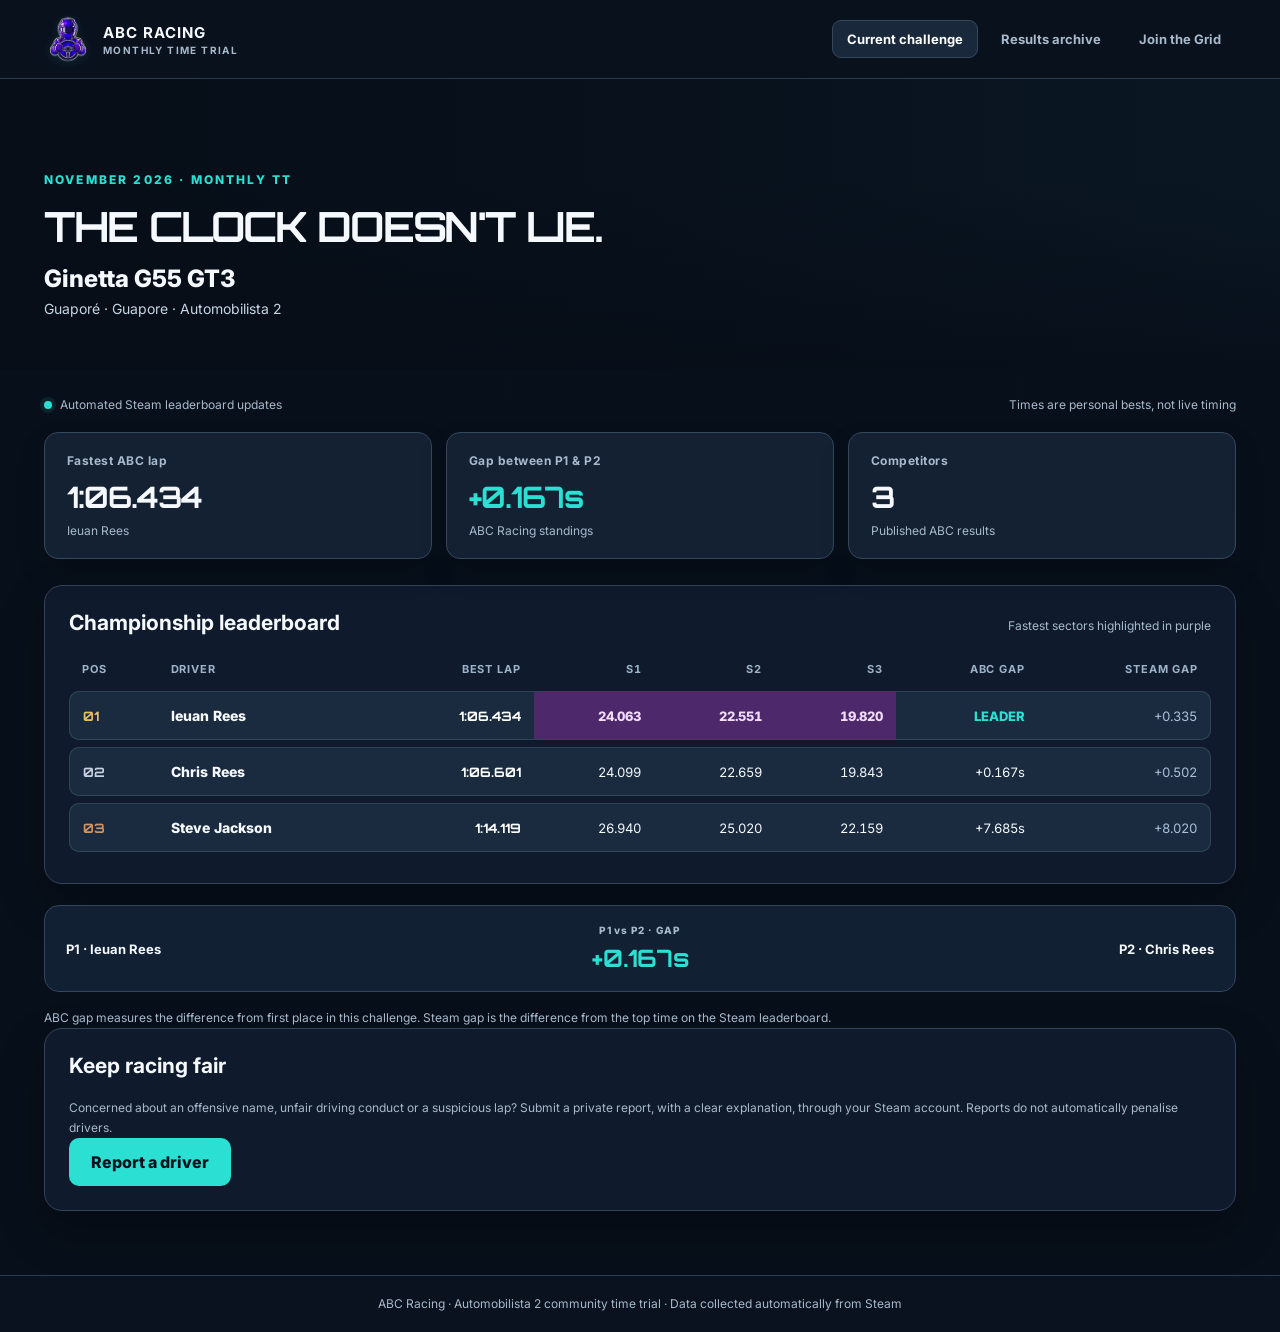
<file: index.html>
<!doctype html>
<html lang="en">
<head>
  <meta charset="utf-8">
  <meta name="viewport" content="width=device-width, initial-scale=1">
  <meta name="theme-color" content="#09121e">
  <title>ABC Racing | Monthly Time Trial</title>
  <link rel="preconnect" href="https://fonts.googleapis.com">
  <link rel="preconnect" href="https://fonts.gstatic.com" crossorigin>
  <link href="https://fonts.googleapis.com/css2?family=Inter:wght@400;500;600;700;800&family=Orbitron:wght@500;700;800&display=swap" rel="stylesheet">
  <link rel="icon" type="image/png" href="assets/abc-racing-driver.png">
  <link rel="stylesheet" href="site.css">
  <script defer src="site.js"></script>
</head>
<body data-page="current">
  <a class="skip-link" href="#main">Skip to results</a>
  <nav class="site-nav" aria-label="Main navigation">
    <div class="nav-inner">
      <a class="brand" href="index.html" aria-label="ABC Racing home"><img class="brand-mark" src="assets/abc-racing-driver.png" width="48" height="48" alt="" aria-hidden="true"><span class="brand-name"><strong>ABC RACING</strong><small>MONTHLY TIME TRIAL</small></span></a>
      <div class="nav-links"><a class="nav-link" aria-current="page" href="index.html">Current challenge</a><a class="nav-link" href="archive.html">Results archive</a><a class="nav-link" href="join.html">Join the Grid</a></div>
    </div>
  </nav>
  <header class="page-hero">
    <div class="hero-content">
      <span class="eyebrow" id="challenge-month">MONTHLY TIME TRIAL</span>
      <h1>THE CLOCK DOESN'T LIE.</h1>
      <p class="hero-challenge" id="challenge-car">Loading challenge…</p>
      <p class="hero-meta" id="challenge-track">Automobilista 2 · ABC Racing</p>
    </div>
  </header>
  <main class="page-main" id="main">
    <div class="content">
      <div class="status-bar"><span class="status-group"><span class="status-dot" aria-hidden="true"></span>Automated Steam leaderboard updates</span><span>Times are personal bests, not live timing</span></div>
      <p class="error-message" id="error-message" role="alert"></p>
      <section class="stats" aria-label="Challenge statistics">
        <div class="stat"><span class="stat-label">Fastest ABC lap</span><div class="stat-value" id="leader-lap">—</div><p class="stat-note" id="leader-name">Waiting for results</p></div>
        <div class="stat"><span class="stat-label">Gap between P1 &amp; P2</span><div class="stat-value accent" id="first-gap">—</div><p class="stat-note">ABC Racing standings</p></div>
        <div class="stat"><span class="stat-label">Competitors</span><div class="stat-value" id="driver-count">—</div><p class="stat-note">Published ABC results</p></div>
      </section>
      <section class="panel" aria-labelledby="results-heading">
        <div class="panel-heading"><h2 id="results-heading">Championship leaderboard</h2><small>Fastest sectors highlighted in purple</small></div>
        <div id="desktop-standings" class="desktop-table-wrap" aria-label="Detailed leaderboard table"></div>
        <div id="mobile-standings" class="mobile-leaderboard" aria-label="Tap a driver to view sectors"></div>
        <p class="legend" id="pb-note" hidden>* This driver set their personal best outside the current Monthly TT.</p>
      </section>
      <section id="battle-panel" class="battle" aria-label="Battle for first place" hidden>
        <div class="battle-driver" id="battle-first"></div>
        <div><div class="battle-label">P1 vs P2 · GAP</div><div class="battle-gap" id="battle-gap"></div></div>
        <div class="battle-driver" id="battle-second"></div>
      </section>
      <p class="legend">ABC gap measures the difference from first place in this challenge. Steam gap is the difference from the top time on the Steam leaderboard.</p>
      <section class="panel community-safety" aria-labelledby="community-safety-heading">
        <div class="panel-heading"><h2 id="community-safety-heading">Keep racing fair</h2></div>
        <p class="legend">Concerned about an offensive name, unfair driving conduct or a suspicious lap? Submit a private report, with a clear explanation, through your Steam account. Reports do not automatically penalise drivers.</p>
        <a class="join-button" href="https://abc-monthly-tt-registration.reesyboy4.workers.dev/report">Report a driver</a>
      </section>
    </div>
  </main>
  <footer class="site-footer">ABC Racing · Automobilista 2 community time trial · Data collected automatically from Steam</footer>
</body>
</html>
</file>
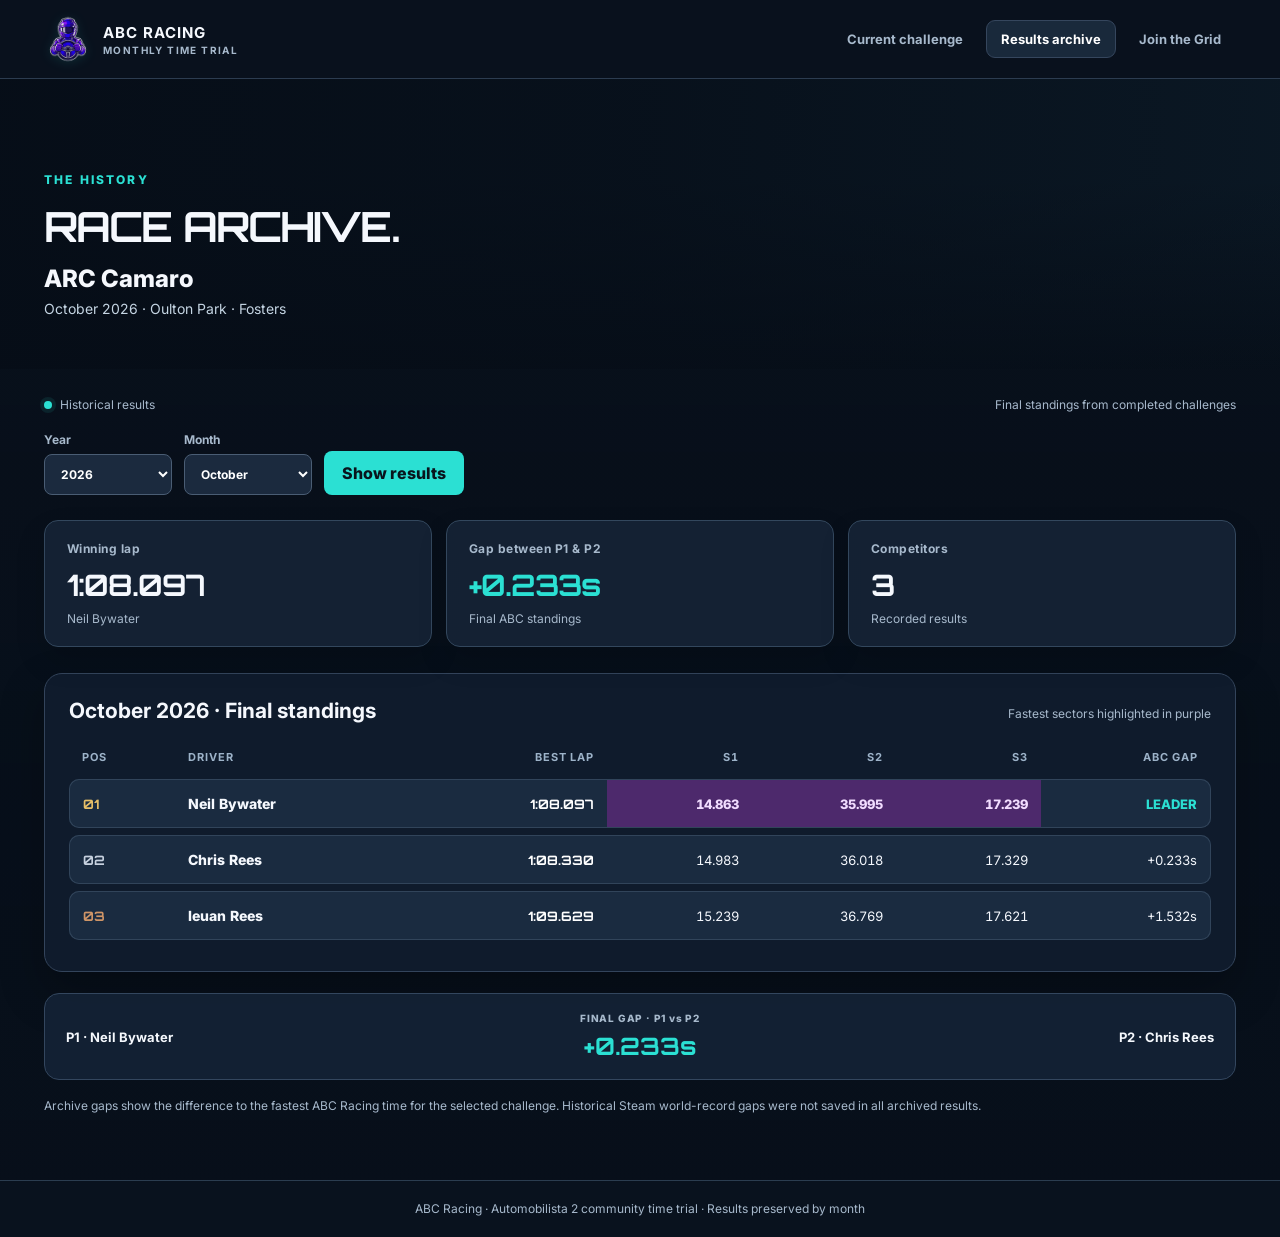
<file: archive.html>
<!doctype html>
<html lang="en">
<head>
  <meta charset="utf-8">
  <meta name="viewport" content="width=device-width, initial-scale=1">
  <meta name="theme-color" content="#09121e">
  <title>ABC Racing | Results Archive</title>
  <link rel="preconnect" href="https://fonts.googleapis.com">
  <link rel="preconnect" href="https://fonts.gstatic.com" crossorigin>
  <link href="https://fonts.googleapis.com/css2?family=Inter:wght@400;500;600;700;800&family=Orbitron:wght@500;700;800&display=swap" rel="stylesheet">
  <link rel="icon" type="image/png" href="assets/abc-racing-driver.png">
  <link rel="stylesheet" href="site.css">
  <script defer src="site.js"></script>
</head>
<body data-page="archive">
  <a class="skip-link" href="#main">Skip to results</a>
  <nav class="site-nav" aria-label="Main navigation">
    <div class="nav-inner">
      <a class="brand" href="index.html" aria-label="ABC Racing home"><img class="brand-mark" src="assets/abc-racing-driver.png" width="48" height="48" alt="" aria-hidden="true"><span class="brand-name"><strong>ABC RACING</strong><small>MONTHLY TIME TRIAL</small></span></a>
      <div class="nav-links"><a class="nav-link" href="index.html">Current challenge</a><a class="nav-link" aria-current="page" href="archive.html">Results archive</a><a class="nav-link" href="join.html">Join the Grid</a></div>
    </div>
  </nav>
  <header class="page-hero">
    <div class="hero-content"><span class="eyebrow">THE HISTORY</span><h1>RACE ARCHIVE.</h1><p class="hero-challenge" id="challenge-car">Past challenges. Final results.</p><p class="hero-meta" id="challenge-track">Select a month to revisit the competition.</p></div>
  </header>
  <main class="page-main" id="main">
    <div class="content">
      <div class="status-bar"><span class="status-group"><span class="status-dot" aria-hidden="true"></span>Historical results</span><span>Final standings from completed challenges</span></div>
      <form class="archive-controls" id="archive-form">
        <label>Year<select id="yearSelect" aria-label="Archive year"></select></label>
        <label>Month<select id="monthSelect" aria-label="Archive month"></select></label>
        <button class="action-button" type="submit">Show results</button>
      </form>
      <p class="error-message" id="error-message" role="alert"></p>
      <section class="stats" aria-label="Archive statistics">
        <div class="stat"><span class="stat-label">Winning lap</span><div class="stat-value" id="leader-lap">—</div><p class="stat-note" id="leader-name">Choose a challenge</p></div>
        <div class="stat"><span class="stat-label">Gap between P1 &amp; P2</span><div class="stat-value accent" id="first-gap">—</div><p class="stat-note">Final ABC standings</p></div>
        <div class="stat"><span class="stat-label">Competitors</span><div class="stat-value" id="driver-count">—</div><p class="stat-note">Recorded results</p></div>
      </section>
      <section class="panel" aria-labelledby="results-heading">
        <div class="panel-heading"><h2 id="results-heading">Archived leaderboard</h2><small>Fastest sectors highlighted in purple</small></div>
        <div id="desktop-standings" class="desktop-table-wrap" aria-label="Archived detailed leaderboard table"></div>
        <div id="mobile-standings" class="mobile-leaderboard" aria-label="Tap a driver to view sectors"></div>
        <p class="legend" id="pb-note" hidden>* This driver set their personal best outside the selected Monthly TT.</p>
      </section>
      <section id="battle-panel" class="battle" aria-label="Final battle for first place" hidden>
        <div class="battle-driver" id="battle-first"></div>
        <div><div class="battle-label">FINAL GAP · P1 vs P2</div><div class="battle-gap" id="battle-gap"></div></div>
        <div class="battle-driver" id="battle-second"></div>
      </section>
      <p class="legend">Archive gaps show the difference to the fastest ABC Racing time for the selected challenge. Historical Steam world-record gaps were not saved in all archived results.</p>
    </div>
  </main>
  <footer class="site-footer">ABC Racing · Automobilista 2 community time trial · Results preserved by month</footer>
</body>
</html>
</file>
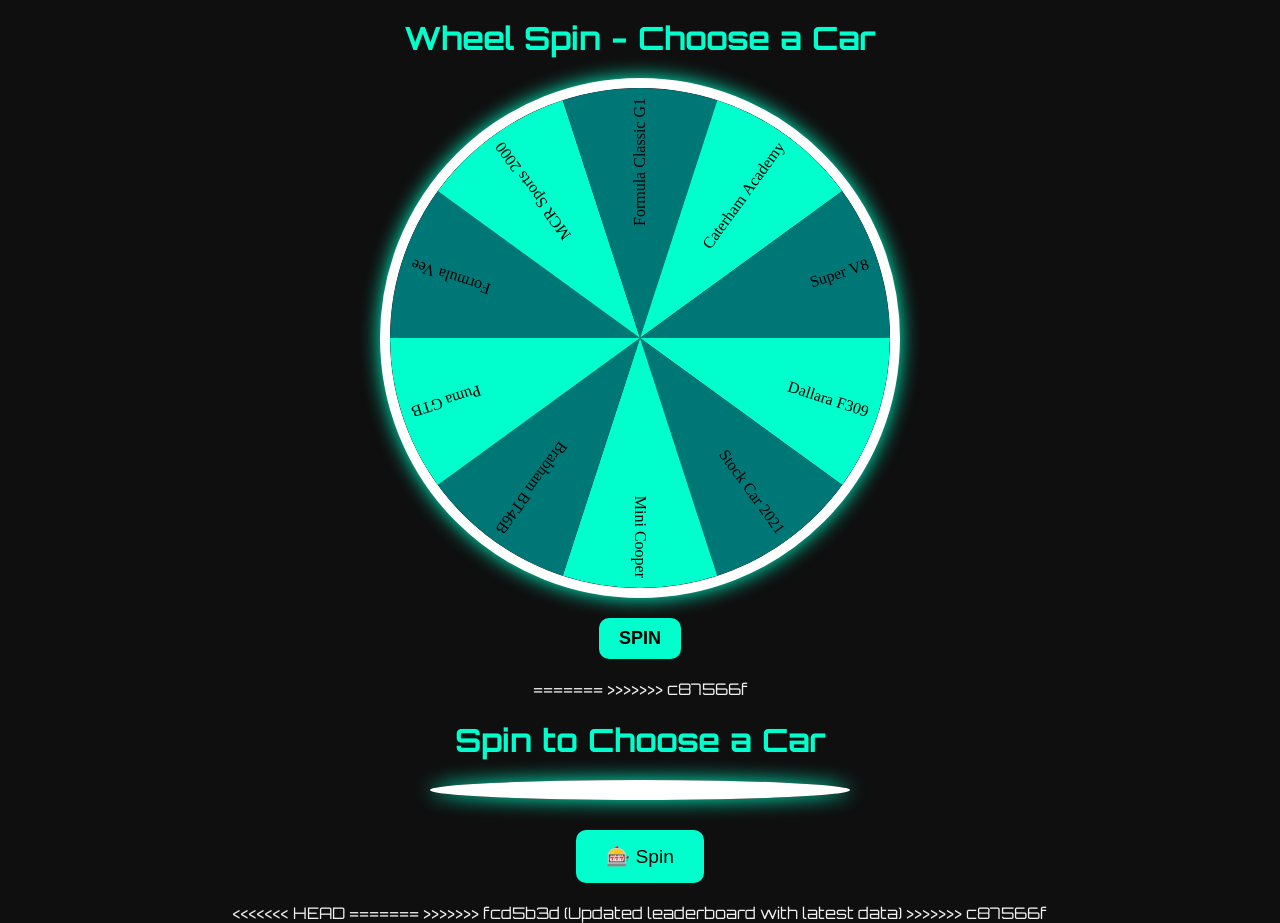
<file: car-wheel.html>
<<<<<<< HEAD
=======
<<<<<<< HEAD
<!DOCTYPE html>
<html lang="en">
<head>
  <meta charset="UTF-8">
  <title>Wheel Spin - Choose a Car</title>
  <link href="https://fonts.googleapis.com/css2?family=Orbitron:wght@500&display=swap" rel="stylesheet">
  <style>
    body {
      background-color: #0f0f0f;
      font-family: 'Orbitron', sans-serif;
      color: #f0f0f0;
      display: flex;
      flex-direction: column;
      align-items: center;
      justify-content: center;
      height: 100vh;
      margin: 0;
    }

    h1 {
      color: #00ffcc;
      margin-bottom: 20px;
    }

    #wheelCanvas {
      border: 10px solid #fff;
      border-radius: 50%;
      background-color: #111;
      box-shadow: 0 0 20px #00ffcc;
    }

    #spinButton {
      margin-top: 20px;
      padding: 10px 20px;
      font-size: 18px;
      background-color: #00ffcc;
      color: #000;
      border: none;
      border-radius: 10px;
      cursor: pointer;
      font-weight: bold;
    }

    #result {
      margin-top: 20px;
      font-size: 24px;
      color: #00ffcc;
    }
  </style>
</head>
<body>
  <h1>Wheel Spin - Choose a Car</h1>
  <canvas id="wheelCanvas" width="500" height="500"></canvas>
  <button id="spinButton">SPIN</button>
  <div id="result"></div>

  <script>
    const cars = [
      "Dallara F309", "Stock Car 2021", "Mini Cooper", "Brabham BT46B", "Puma GTB", 
      "Formula Vee", "MCR Sports 2000", "Formula Classic G1", "Caterham Academy", "Super V8"
    ];

    const canvas = document.getElementById('wheelCanvas');
    const ctx = canvas.getContext('2d');
    const spinButton = document.getElementById('spinButton');
    const resultDiv = document.getElementById('result');

    const radius = canvas.width / 2;
    const centerX = canvas.width / 2;
    const centerY = canvas.height / 2;
    const sliceAngle = (2 * Math.PI) / cars.length;
    let rotation = 0;
    let spinning = false;

    function drawWheel() {
      for (let i = 0; i < cars.length; i++) {
        const angle = i * sliceAngle + rotation;
        ctx.beginPath();
        ctx.moveTo(centerX, centerY);
        ctx.arc(centerX, centerY, radius, angle, angle + sliceAngle);
        ctx.fillStyle = i % 2 === 0 ? '#00ffcc' : '#007777';
        ctx.fill();
        ctx.save();
        ctx.translate(centerX, centerY);
        ctx.rotate(angle + sliceAngle / 2);
        ctx.textAlign = "right";
        ctx.fillStyle = '#000';
        ctx.font = "16px Orbitron";
        ctx.fillText(cars[i], radius - 10, 5);
        ctx.restore();
      }
    }

    function spinWheel() {
      if (spinning) return;
      spinning = true;
      resultDiv.textContent = '';
      let spinTime = 0;
      let spinDuration = Math.random() * 2000 + 3000;
      const startRotation = rotation;
      const finalRotation = startRotation + (Math.random() * 10 + 10) * Math.PI;

      function animateSpin(timestamp) {
        if (spinTime === 0) spinTime = timestamp;
        const progress = timestamp - spinTime;

        if (progress < spinDuration) {
          rotation = startRotation + easeOutCubic(progress / spinDuration) * (finalRotation - startRotation);
          ctx.clearRect(0, 0, canvas.width, canvas.height);
          drawWheel();
          requestAnimationFrame(animateSpin);
        } else {
          spinning = false;
          rotation = finalRotation % (2 * Math.PI);
          ctx.clearRect(0, 0, canvas.width, canvas.height);
          drawWheel();
          const selectedIndex = Math.floor((cars.length - (rotation / sliceAngle)) % cars.length);
          resultDiv.textContent = `You got: ${cars[selectedIndex]}`;
        }
      }

      requestAnimationFrame(animateSpin);
    }

    function easeOutCubic(t) {
      return (--t) * t * t + 1;
    }

    drawWheel();
    spinButton.addEventListener('click', spinWheel);
  </script>
</body>
</html>
=======
>>>>>>> c87566f
<!DOCTYPE html>
<html lang="en">
<head>
  <meta charset="UTF-8">
  <title>Wheel Spin - Choose a Car</title>
  <link href="https://fonts.googleapis.com/css2?family=Orbitron:wght@500&display=swap" rel="stylesheet">
  <style>
    body {
      background-color: #0f0f0f;
      font-family: 'Orbitron', sans-serif;
      color: #f0f0f0;
      display: flex;
      flex-direction: column;
      align-items: center;
      justify-content: center;
      height: 100vh;
      margin: 0;
    }

    h1 {
      color: #00ffcc;
      margin-bottom: 20px;
    }

    #wheel {
      width: 400px;
      height: 400px;
      border-radius: 50%;
      border: 10px solid #fff;
      position: relative;
      overflow: hidden;
      box-shadow: 0 0 20px #00ffcc;
    }

    .segment {
      position: absolute;
      width: 50%;
      height: 50%;
      transform-origin: 100% 100%;
      background: #222;
      color: white;
      text-align: right;
      padding: 10px;
      font-size: 14px;
    }

    #spin-btn {
      margin-top: 30px;
      padding: 15px 30px;
      font-size: 1.2em;
      background-color: #00ffcc;
      color: #000;
      border: none;
      border-radius: 10px;
      cursor: pointer;
      transition: background-color 0.2s ease;
    }

    #spin-btn:hover {
      background-color: #00ddaa;
    }

    #arrow {
      width: 0;
      height: 0;
      border-left: 20px solid transparent;
      border-right: 20px solid transparent;
      border-bottom: 30px solid red;
      position: absolute;
      top: -30px;
      left: 50%;
      transform: translateX(-50%);
    }

    #result {
      margin-top: 20px;
      font-size: 1.5em;
      color: gold;
    }
  </style>
</head>
<body>

  <h1>Spin to Choose a Car</h1>

  <div id="arrow"></div>
  <div id="wheel"></div>
  <button id="spin-btn">🎰 Spin</button>
  <div id="result"></div>

  <script>
    const cars = [
      "Ferrari 488 GT3",
      "Porsche 911 RSR",
      "BMW M4 GT4",
      "Mazda MX-5 Cup",
      "Mercedes-AMG GT3",
      "Lamborghini Huracán ST",
      "Audi R8 LMS",
      "Caterham 620R"
    ];

    const wheel = document.getElementById("wheel");
    const result = document.getElementById("result");

    const segmentAngle = 360 / cars.length;

    cars.forEach((car, i) => {
      const seg = document.createElement("div");
      seg.className = "segment";
      seg.style.transform = `rotate(${i * segmentAngle}deg) skewY(${90 - segmentAngle}deg)`;
      seg.style.backgroundColor = i % 2 === 0 ? "#333" : "#444";
      seg.innerText = car;
      wheel.appendChild(seg);
    });

    let spinning = false;

    document.getElementById("spin-btn").addEventListener("click", () => {
      if (spinning) return;
      spinning = true;

      const spinDegrees = 360 * 5 + Math.floor(Math.random() * 360);
      wheel.style.transition = "transform 4s ease-out";
      wheel.style.transform = `rotate(${spinDegrees}deg)`;

      setTimeout(() => {
        const finalDeg = spinDegrees % 360;
        const selectedIndex = Math.floor((360 - finalDeg) / segmentAngle) % cars.length;
        result.innerText = `Selected: ${cars[selectedIndex]}`;
        spinning = false;
      }, 4000);
    });
  </script>
</body>
</html>
<<<<<<< HEAD
=======
>>>>>>> fcd5b3d (Updated leaderboard with latest data)
>>>>>>> c87566f
</file>
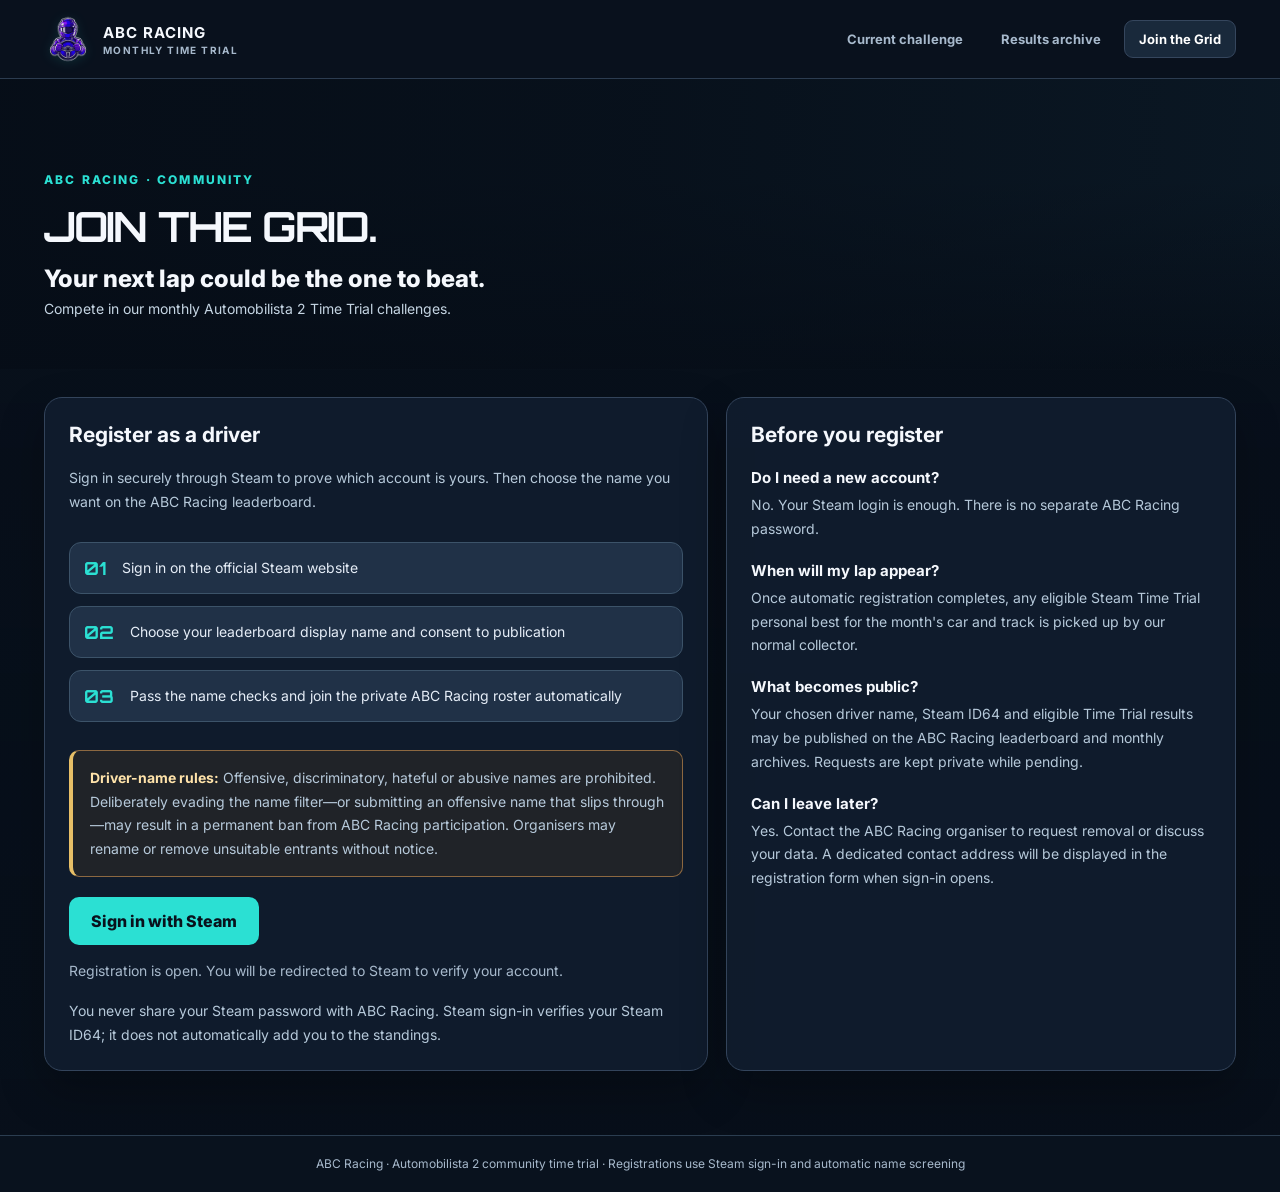
<file: join.html>
<!doctype html>
<html lang="en">
<head>
  <meta charset="utf-8">
  <meta name="viewport" content="width=device-width, initial-scale=1">
  <meta name="theme-color" content="#09121e">
  <title>Join the Grid | ABC Racing</title>
  <link rel="preconnect" href="https://fonts.googleapis.com">
  <link rel="preconnect" href="https://fonts.gstatic.com" crossorigin>
  <link href="https://fonts.googleapis.com/css2?family=Inter:wght@400;500;600;700;800&family=Orbitron:wght@500;700;800&display=swap" rel="stylesheet">
  <link rel="icon" type="image/png" href="assets/abc-racing-driver.png">
  <link rel="stylesheet" href="site.css">
  <script defer src="registration-config.js"></script>
  <script defer src="join.js"></script>
</head>
<body data-page="join">
  <a class="skip-link" href="#main">Skip to registration</a>
  <nav class="site-nav" aria-label="Main navigation">
    <div class="nav-inner">
      <a class="brand" href="index.html" aria-label="ABC Racing home"><img class="brand-mark" src="assets/abc-racing-driver.png" width="48" height="48" alt="" aria-hidden="true"><span class="brand-name"><strong>ABC RACING</strong><small>MONTHLY TIME TRIAL</small></span></a>
      <div class="nav-links"><a class="nav-link" href="index.html">Current challenge</a><a class="nav-link" href="archive.html">Results archive</a><a class="nav-link" aria-current="page" href="join.html">Join the Grid</a></div>
    </div>
  </nav>
  <header class="page-hero">
    <div class="hero-content"><span class="eyebrow">ABC RACING · COMMUNITY</span><h1>JOIN THE GRID.</h1><p class="hero-challenge">Your next lap could be the one to beat.</p><p class="hero-meta">Compete in our monthly Automobilista 2 Time Trial challenges.</p></div>
  </header>
  <main class="page-main" id="main">
    <div class="content">
      <div class="join-layout">
        <section class="panel join-panel" aria-labelledby="join-heading">
          <h2 id="join-heading">Register as a driver</h2>
          <p>Sign in securely through Steam to prove which account is yours. Then choose the name you want on the ABC Racing leaderboard.</p>
          <div class="join-steps">
            <div><strong>01</strong><span>Sign in on the official Steam website</span></div>
            <div><strong>02</strong><span>Choose your leaderboard display name and consent to publication</span></div>
            <div><strong>03</strong><span>Pass the name checks and join the private ABC Racing roster automatically</span></div>
          </div>
          <p class="join-warning"><strong>Driver-name rules:</strong> Offensive, discriminatory, hateful or abusive names are prohibited. Deliberately evading the name filter—or submitting an offensive name that slips through—may result in a permanent ban from ABC Racing participation. Organisers may rename or remove unsuitable entrants without notice.</p>
          <a id="steam-register" class="join-button" aria-disabled="true">Sign in with Steam</a>
          <p class="join-status" id="registration-status" role="status">Registration service setup is in progress. Sign-in is not active yet.</p>
          <p class="legend">You never share your Steam password with ABC Racing. Steam sign-in verifies your Steam ID64; it does not automatically add you to the standings.</p>
        </section>
        <aside class="panel join-info" aria-labelledby="join-faq">
          <h2 id="join-faq">Before you register</h2>
          <h3>Do I need a new account?</h3><p>No. Your Steam login is enough. There is no separate ABC Racing password.</p>
          <h3>When will my lap appear?</h3><p>Once automatic registration completes, any eligible Steam Time Trial personal best for the month's car and track is picked up by our normal collector.</p>
          <h3>What becomes public?</h3><p>Your chosen driver name, Steam ID64 and eligible Time Trial results may be published on the ABC Racing leaderboard and monthly archives. Requests are kept private while pending.</p>
          <h3>Can I leave later?</h3><p>Yes. Contact the ABC Racing organiser to request removal or discuss your data. A dedicated contact address will be displayed in the registration form when sign-in opens.</p>
        </aside>
      </div>
    </div>
  </main>
  <footer class="site-footer">ABC Racing · Automobilista 2 community time trial · Registrations use Steam sign-in and automatic name screening</footer>
</body>
</html>
</file>
<file: site.css>
:root {
  --bg: #09111c;
  --panel: #142234;
  --panel-deep: #101b2a;
  --panel-light: #203147;
  --line: #304259;
  --text: #f5f8fd;
  --muted: #a7b9cc;
  --accent: #2be0d3;
  --gold: #e7bf67;
  --silver: #c7d1df;
  --bronze: #cf9567;
  --fastest: #4d296c;
  --fastest-text: #f2ddff;
  --font-timing: 'Orbitron', 'Arial Narrow', sans-serif;
  --font-body: 'Inter', system-ui, -apple-system, 'Segoe UI', sans-serif;
}
* { box-sizing: border-box; }
html { background: var(--bg); }
body { margin: 0; min-height: 100vh; min-height: 100svh; display: flex; flex-direction: column; color: var(--text); background: var(--bg); font-family: var(--font-body); overflow-x: hidden; }
a { color: inherit; }
a:focus-visible, button:focus-visible, select:focus-visible, summary:focus-visible { outline: 3px solid var(--accent); outline-offset: 4px; }
button, select { font: inherit; }
button { cursor: pointer; }
.skip-link { position: absolute; top: -100px; left: 8px; z-index: 99; background: #fff; color: #09111c; padding: 9px 14px; }
.skip-link:focus { top: 8px; }
.site-nav { z-index: 3; position: relative; background: #09121eea; border-bottom: 1px solid #2c3c50; }
.nav-inner { max-width: 1240px; margin: auto; padding: 15px 24px; display: flex; align-items: center; gap: 20px; justify-content: space-between; }
.brand { text-decoration: none; display: inline-flex; gap: 11px; align-items: center; font-weight: 800; letter-spacing: .065em; }
.brand-mark { display: block; width: 48px; height: 48px; flex-shrink: 0; object-fit: contain; filter: drop-shadow(0 2px 6px rgba(43, 224, 211, 0.12)); }
.brand-name strong { font-size: 15px; display: block; }
.brand-name small { color: var(--muted); display: block; font-size: 10px; margin-top: 2px; letter-spacing: .14em; font-weight: 700; }
.nav-links { display: flex; align-items: center; gap: 8px; }
.nav-link { text-decoration: none; color: var(--muted); padding: 10px 14px; border: 1px solid transparent; border-radius: 9px; font-size: 13px; font-weight: 700; white-space: nowrap; }
.nav-link:hover, .nav-link[aria-current="page"] { color: #fff; border-color: #35465d; background: #19293b; }
.page-hero { min-height: 290px; isolation: isolate; position: relative; background: #0c1b28 url('https://images.pexels.com/photos/2770516/pexels-photo-2770516.jpeg?auto=compress&cs=tinysrgb&w=1600') center 52% / cover no-repeat; display: flex; align-items: flex-end; }
.page-hero::before { content: ''; position: absolute; inset: 0; z-index: -1; background: linear-gradient(90deg, rgba(6,13,23,.95) 0%,rgba(6,13,23,.74) 49%,rgba(6,13,23,.28) 100%),linear-gradient(0deg, rgba(6,13,23,.75),transparent 65%); }
.hero-content { width: min(1240px, 100%); margin: auto auto 0; padding: 42px 24px 36px; }
.eyebrow { color: var(--accent); font-size: 12px; text-transform: uppercase; letter-spacing: .18em; font-weight: 800; }
h1, h2, h3, p { margin-top: 0; }
h1 { font-family: var(--font-timing); font-size: clamp(1.45rem, 3.25vw, 2.7rem); line-height: 1.25; margin: 12px 0 12px; letter-spacing: -.045em; }
.hero-challenge { margin-bottom: 5px; font-size: clamp(1.1rem, 2.5vw, 1.5rem); font-weight: 800; }
.hero-meta { color: #c5d5e3; font-size: 14px; line-height: 1.5; }
.page-main { flex: 1 0 auto; background: linear-gradient(180deg, rgba(7,15,26,.79), rgba(7,15,26,.92)), url('https://images.pexels.com/photos/29321044/pexels-photo-29321044/free-photo-of-exciting-race-day-at-mexico-city-speedway.jpeg?auto=compress&cs=tinysrgb&w=1600') center / cover no-repeat; }
.content { max-width: 1240px; margin: 0 auto; padding: 28px 24px 64px; }
.status-bar { display: flex; gap: 14px; justify-content: space-between; align-items: center; flex-wrap: wrap; color: var(--muted); font-size: 12px; margin-bottom: 20px; }
.status-group { display: inline-flex; align-items: center; gap: 8px; }
.status-dot { height: 8px; width: 8px; border-radius: 50%; background: var(--accent); box-shadow: 0 0 0 4px #2be0d317; }
.stats { display: grid; grid-template-columns: repeat(3, minmax(0, 1fr)); gap: 14px; margin-bottom: 26px; }
.stat { min-width: 0; background: #152336eb; border: 1px solid #33475d; border-radius: 14px; padding: 20px 22px; box-shadow: 0 14px 30px #0002; }
.stat-label { display: block; color: var(--muted); font-size: 12px; letter-spacing: .04em; font-weight: 700; margin-bottom: 10px; }
.stat-value { font: 700 clamp(1.25rem, 3vw, 1.85rem) var(--font-timing); letter-spacing: -.035em; font-variant-numeric: tabular-nums; white-space: nowrap; }
.stat-value.accent { color: var(--accent); }
.stat-note { color: var(--muted); font-size: 12px; margin: 8px 0 0; }
.panel { border-radius: 18px; background: #101c2df0; border: 1px solid #33445b; padding: 24px; box-shadow: 0 20px 45px #0004; }
.panel-heading { display: flex; gap: 14px; justify-content: space-between; align-items: baseline; flex-wrap: wrap; margin-bottom: 19px; }
.panel h2 { font-size: 21px; line-height: 1.25; margin: 0; }
.panel-heading small, .legend { color: var(--muted); font-size: 12px; line-height: 1.65; }
.legend { margin: 16px 0 0; }
.legend strong { color: #cfa3ee; }
.desktop-table-wrap { width: 100%; max-width: 100%; overflow-x: auto; -webkit-overflow-scrolling: touch; }
.timing-table { width: 100%; min-width: 900px; border-collapse: separate; border-spacing: 0 7px; font-variant-numeric: tabular-nums; }
.timing-table th { color: #9db3c9; font-size: 11px; text-transform: uppercase; letter-spacing: .08em; text-align: left; padding: 0 13px 8px; white-space: nowrap; }
.timing-table th.num, .timing-table td.num { text-align: right; }
.timing-table tbody tr { background: #1a2b40; }
.timing-table tbody td { padding: 15px 13px; border-top: 1px solid #31445a; border-bottom: 1px solid #31445a; font-size: 13px; }
.timing-table tbody td:first-child { border-radius: 10px 0 0 10px; border-left: 1px solid #31445a; }
.timing-table tbody td:last-child { border-radius: 0 10px 10px 0; border-right: 1px solid #31445a; }
.timing-table .rank { font-family: var(--font-timing); font-weight: 700; color: #cbd6e5; }
.timing-table tr:nth-child(1) .rank { color: var(--gold); }
.timing-table tr:nth-child(2) .rank { color: var(--silver); }
.timing-table tr:nth-child(3) .rank { color: var(--bronze); }
.driver-name { font-weight: 800; font-size: 14px; }
.timing-table .lap { font: 700 13px var(--font-timing); color: #fff; white-space: nowrap; }
.timing-table .sector-best { background: var(--fastest); color: var(--fastest-text); font-weight: 800; }
.steam-gap { color: #a9c0d6; }
.timing-table .abc-leader { color: var(--accent); font-weight: 800; }
.pb-flag { font-size: 10px; color: var(--gold); margin-left: 4px; }
.mobile-leaderboard { display: none; }
.driver-card { background: #1a2a3eea; border: 1px solid #3a4c64; border-radius: 13px; margin-bottom: 10px; overflow: hidden; }
.driver-card[open] { background: #203147; border-color: #48617b; }
.driver-card summary { list-style: none; cursor: pointer; padding: 17px 16px; display: flex; align-items: center; gap: 13px; min-width: 0; }
.driver-card summary::-webkit-details-marker { display: none; }
.rank-bubble { flex: 0 0 35px; font: 700 16px var(--font-timing); color: var(--silver); }
.driver-card:nth-child(1) .rank-bubble { color: var(--gold); }
.driver-card:nth-child(3) .rank-bubble { color: var(--bronze); }
.driver-summary-name { flex: 1; min-width: 0; }
.driver-summary-name strong { display: block; font-weight: 800; font-size: 14px; overflow-wrap: anywhere; }
.driver-summary-name small { display: block; color: var(--muted); font-size: 12px; margin-top: 5px; }
.driver-summary-time { flex: 0 0 auto; text-align: right; }
.driver-summary-time strong { display: block; font: 700 clamp(12px,3.5vw,17px) var(--font-timing); letter-spacing: -.03em; white-space: nowrap; }
.driver-summary-time small { display: inline-flex; gap: 3px; align-items: center; justify-content: flex-end; margin-top: 7px; font-size: 11px; color: var(--muted); }
.driver-summary-time svg { height: 12px; width: 12px; transition: transform .18s; }
.driver-card[open] .driver-summary-time svg { transform: rotate(180deg); }
.driver-details { padding: 0 14px 16px; border-top: 1px solid #384a60; }
.sector-grid { display: grid; grid-template-columns: repeat(3, minmax(0, 1fr)); gap: 7px; margin-top: 13px; }
.sector-box { min-width: 0; padding: 12px 4px; text-align: center; border-radius: 9px; background: #293d54; }
.sector-box.best { background: var(--fastest); }
.sector-box span { display: block; color: #b9ccde; font-size: 9px; font-weight: 800; letter-spacing: .09em; }
.sector-box strong { display: block; font: 700 clamp(11px, 3.3vw, 14px) var(--font-timing); margin: 8px 0 1px; white-space: nowrap; }
.sector-box.best em { display: block; color: var(--fastest-text); font-size: 9px; font-style: normal; margin-top: 5px; }
.driver-extra { display: grid; grid-template-columns: 1fr 1fr; gap: 13px; margin-top: 15px; font-size: 12px; }
.driver-extra div { min-width: 0; }
.driver-extra span { display: block; color: var(--muted); font-size: 11px; margin-bottom: 5px; }
.driver-extra strong { overflow-wrap: anywhere; font-weight: 700; }
.text-accent { color: var(--accent); }
.text-muted { color: var(--muted); }
.battle { display: grid; grid-template-columns: 1fr auto 1fr; gap: 13px; align-items: center; margin-top: 21px; border: 1px solid #33465e; background: #152438d9; border-radius: 15px; padding: 18px 21px; }
.battle-label { text-align: center; color: var(--muted); font-size: 10px; letter-spacing: .08em; font-weight: 800; margin-bottom: 7px; }
.battle-gap { font: 700 clamp(16px,2vw,24px) var(--font-timing); color: var(--accent); text-align: center; white-space: nowrap; }
.battle-driver { min-width: 0; font-size: 13px; font-weight: 700; overflow-wrap: anywhere; }
.battle-driver:last-child { text-align: right; }
.site-footer { background: #09121e; border-top: 1px solid #2b3d50; color: var(--muted); text-align: center; padding: 19px 20px; font-size: 12px; line-height: 1.5; }
.error-message { color: #ffd3d9; background: #54232f; border-radius: 9px; padding: 12px; margin: 0 0 16px; }
.error-message:empty { display: none; }
.archive-controls { display: flex; align-items: flex-end; flex-wrap: wrap; gap: 12px; margin-bottom: 25px; }
.archive-controls label { display: flex; flex-direction: column; gap: 7px; color: var(--muted); font-size: 12px; font-weight: 700; }
.archive-controls select { min-width: 128px; color: #fff; background: #1b2a3e; border: 1px solid #4a5d74; border-radius: 8px; padding: 11px 12px; }
.action-button { padding: 12px 18px; background: var(--accent); color: #09151d; border: none; border-radius: 8px; font-weight: 800; }
.action-button:hover { background: #86f2e9; }
@media (max-width: 800px) {
  .desktop-table-wrap { display: none; }
  .mobile-leaderboard { display: block; }
  .battle { margin-top: 14px; }
}
@media (max-width: 640px) {
  .nav-inner { padding: 11px 15px; }
  .brand-name strong { font-size: 13px; }
  .brand-mark { width: 39px; height: 39px; }
  .nav-link { padding: 9px 10px; font-size: 12px; }
  .page-hero { min-height: 255px; }
  .page-hero::before { background: linear-gradient(90deg, rgba(6,13,23,.92), rgba(6,13,23,.55)),linear-gradient(0deg,rgba(6,13,23,.8),transparent 65%); }
  .hero-content { padding: 32px 18px 28px; }
  .hero-meta { font-size: 12px; }
  .content { padding: 20px 14px 45px; }
  .stats { grid-template-columns: repeat(2,minmax(0,1fr)); gap: 9px; margin-bottom: 17px; }
  .stat { padding: 15px 13px; }
  .stat:last-child { grid-column: span 2; }
  .stat-label { font-size: 11px; }
  .stat-value { font-size: clamp(16px, 4.7vw, 24px); }
  .panel { padding: 17px 11px 13px; border-radius: 14px; }
  .panel-heading { padding: 0 4px; }
  .panel h2 { font-size: 18px; }
  .battle { grid-template-columns: 1fr; padding: 14px; gap: 9px; }
  .battle-driver, .battle-driver:last-child { text-align: center; }
  .battle-gap { order: -1; }
  .battle-label { margin-bottom: 5px; }
  .archive-controls { gap: 9px; }
  .archive-controls label { flex: 1; }
  .archive-controls select { width: 100%; min-width: 0; }
  .archive-controls .action-button { width: 100%; }
}
@media (prefers-reduced-motion: reduce) {
  *, *::before, *::after { scroll-behavior: auto !important; transition-duration: 0s !important; }
}
/* Compact mobile navigation keeps both destinations visible on small phones. */
@media (max-width: 640px) {
  .nav-inner { gap: 7px; padding: 11px 12px; }
  .brand { gap: 7px; flex-shrink: 0; }
  .brand-name strong { white-space: nowrap; font-size: 12px; }
  .brand-name small { display: none; }
  .nav-links { gap: 1px; }
  .nav-link { padding: 8px 7px; font-size: 11px; }
}
@media (max-width: 360px) {
  .nav-inner { padding: 10px 8px; gap: 4px; }
  .brand { gap: 5px; }
  .brand-mark { height: 30px; width: 30px; }
  .brand-name strong { font-size: 11px; }
  .nav-link { padding: 7px 5px; font-size: 10px; }
}
/* Join the Grid registration page and responsive three-link navigation. */
.join-layout{display:grid;grid-template-columns:minmax(0,1.3fr) minmax(0,1fr);gap:18px}
.join-panel,.join-info{min-width:0}
.join-panel>p,.join-info p{color:#b6c9da;line-height:1.7;font-size:14px}
.join-panel h2,.join-info h2{margin-bottom:18px}
.join-info h3{font-size:15px;margin:20px 0 6px;color:#f5f8fd}
.join-steps{display:grid;gap:12px;margin:28px 0}
.join-steps>div{display:flex;align-items:center;gap:16px;background:#203147;border:1px solid #3c5369;border-radius:12px;padding:14px;color:#e5edf7;font-size:14px;line-height:1.5}
.join-steps strong{color:#2be0d3;font:700 18px var(--font-timing)}
.join-button{display:inline-flex;min-height:48px;align-items:center;justify-content:center;text-decoration:none;background:#2be0d3;color:#09111c;border-radius:10px;padding:13px 22px;font-weight:800}
.join-button:hover{background:#66eee3}
.join-button[aria-disabled="true"]{background:#33495e;color:#a7b9cc;cursor:not-allowed;pointer-events:none}
.join-warning{padding:15px 17px;margin:20px 0;border:1px solid #8c6841;border-left:4px solid #e7bf67;border-radius:10px;background:#3a302366;color:#f5ddae;line-height:1.6;font-size:13px}
.join-warning strong{color:#ffe3aa}
.join-status{margin:14px 0 0;color:#a7b9cc!important}
@media(max-width:800px){.join-layout{grid-template-columns:1fr}.nav-inner{flex-wrap:wrap;gap:10px}.nav-links{width:100%;justify-content:space-between}.nav-link{text-align:center;flex:1;white-space:normal}}
@media(max-width:360px){.nav-link{padding:8px 5px;font-size:10px}}
</file>
